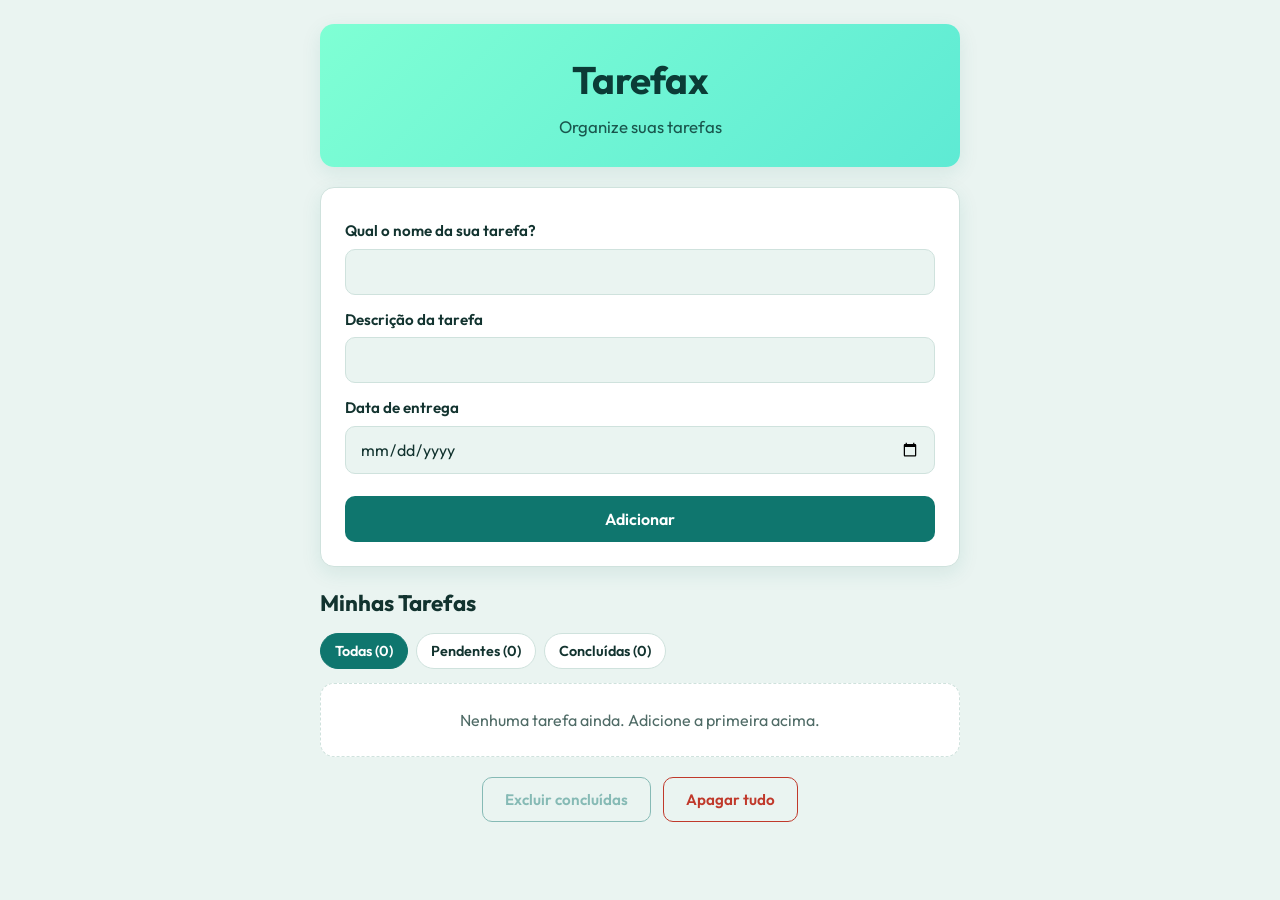
<file: index.html>
<!DOCTYPE html>
<html lang="pt-BR">
<head>
    <meta charset="UTF-8">
    <meta name="viewport" content="width=device-width, initial-scale=1.0">

    <link rel="icon" type="image/svg+xml" href="./assets/icons/favicon.svg">
    <link rel="alternate icon" type="image/png" href="./assets/icons/favicon.png">

    <link rel="preconnect" href="https://fonts.googleapis.com">
    <link rel="preconnect" href="https://fonts.gstatic.com" crossorigin>
    <link href="https://fonts.googleapis.com/css2?family=Outfit:wght@400;600;700&display=swap" rel="stylesheet">
    <link rel="stylesheet" href="./css/style.css">

    <title>Tarefax</title>
</head>

<body>
    <main class="container">
        <header class="cabeçalho">
            <h1>Tarefax</h1>
            <p>Organize suas tarefas</p>
        </header>

        <form id="formTarefas" class="formTarefas">
            <label for="nome">Qual o nome da sua tarefa?</label>
            <input type="text" id="nome" required>

            <label for="descricao">Descrição da tarefa</label>
            <input type="text" id="descricao" required>

            <label for="dataEntrega">Data de entrega</label>
            <input type="date" id="dataEntrega" required>

            <button id="botaoEnviar" type="submit">Adicionar</button>
        </form>

        <section class="listaTarefas">
            <h2>Minhas Tarefas</h2>

            <div id="filtros" class="filtros" role="group" aria-label="Filtrar tarefas">
                <button type="button" class="filtro ativo" data-filtro="todas" aria-pressed="true">Todas</button>
                <button type="button" class="filtro" data-filtro="pendentes" aria-pressed="false">Pendentes</button>
                <button type="button" class="filtro" data-filtro="concluidas" aria-pressed="false">Concluídas</button>
            </div>

            <ul id="listaTarefas"></ul>
        </section>

        <section class="opcoes">
            <button id="botaoExcluirConcluidas" type="button">Excluir concluídas</button>
            <button id="botaoApagar" type="button">Apagar tudo</button>
        </section>
    </main>

    <script type="module" src="./JS/script.js"></script>
</body>
</html>
</file>
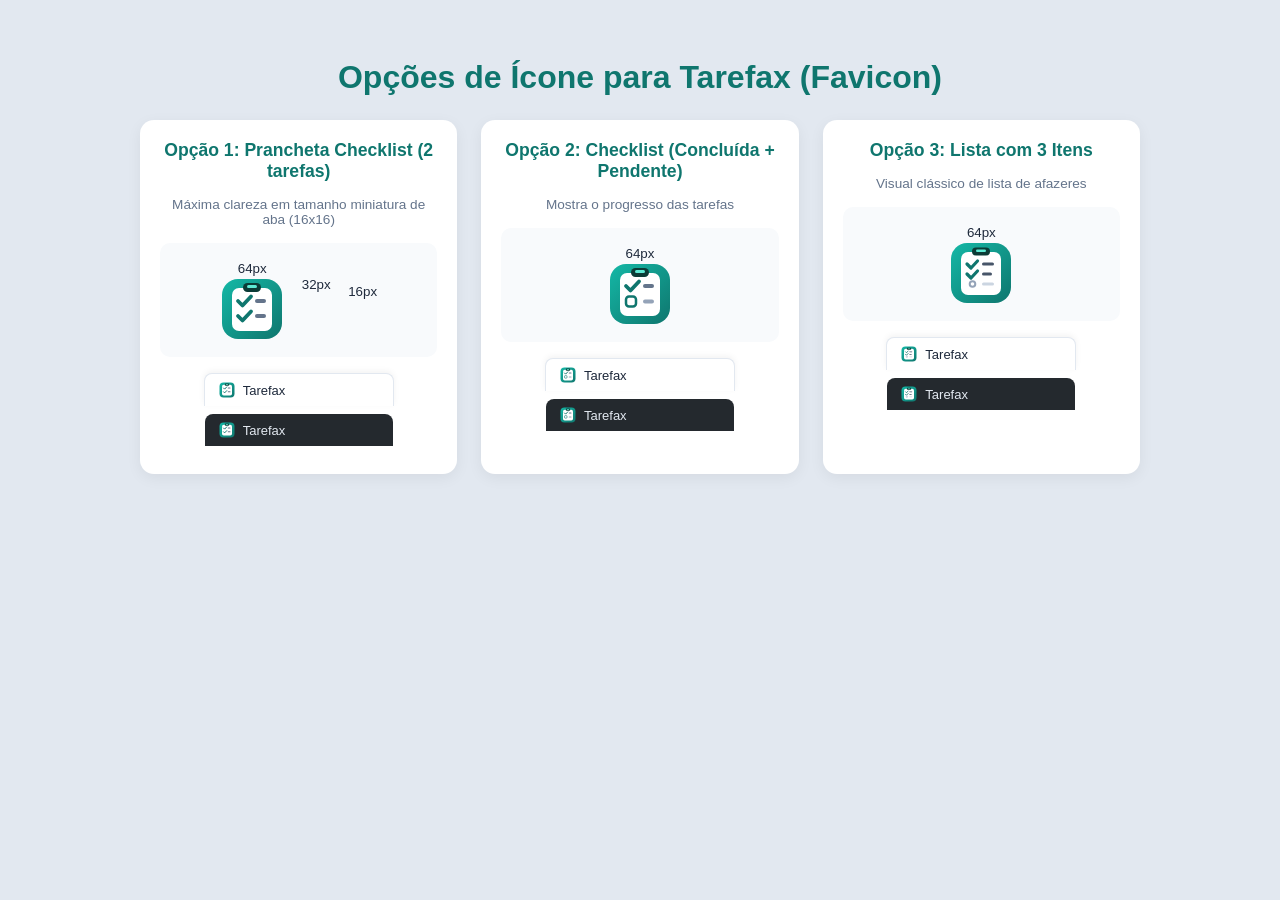
<file: outros/preview.html>
<!DOCTYPE html>
<html lang="pt-BR">
<head>
  <meta charset="UTF-8">
  <title>Preview dos Ícones Tarefax</title>
  <style>
    body {
      font-family: 'Segoe UI', Tahoma, Geneva, Verdana, sans-serif;
      background: #e2e8f0;
      padding: 30px;
      color: #1e293b;
    }
    h1 { text-align: center; margin-bottom: 24px; color: #0f766e; }
    .grid {
      display: grid;
      grid-template-columns: repeat(auto-fit, minmax(280px, 1fr));
      gap: 24px;
      max-width: 1000px;
      margin: 0 auto;
    }
    .card {
      background: #ffffff;
      padding: 20px;
      border-radius: 14px;
      box-shadow: 0 4px 15px rgba(0,0,0,0.06);
      text-align: center;
    }
    .card h2 { font-size: 1.1rem; color: #0f766e; margin-top: 0; }
    .preview-box {
      display: flex;
      justify-content: center;
      align-items: center;
      gap: 16px;
      margin: 16px 0;
      padding: 16px;
      background: #f8fafc;
      border-radius: 10px;
    }
    .tab-sim-light, .tab-sim-dark {
      display: flex;
      align-items: center;
      gap: 8px;
      padding: 8px 14px;
      border-radius: 8px 8px 0 0;
      font-size: 13px;
      font-weight: 500;
      width: 160px;
      margin: 8px auto;
    }
    .tab-sim-light {
      background: #ffffff;
      color: #1e293b;
      box-shadow: 0 -2px 6px rgba(0,0,0,0.05);
      border: 1px solid #e2e8f0;
      border-bottom: none;
    }
    .tab-sim-dark {
      background: #24292e;
      color: #e2e8f0;
    }
    svg { vertical-align: middle; }
  </style>
</head>
<body>
  <h1>Opções de Ícone para Tarefax (Favicon)</h1>
  <div class="grid">
    <!-- Opção 1: Prancheta Checklist 2 tarefas (Super legível a 16px) -->
    <div class="card">
      <h2>Opção 1: Prancheta Checklist (2 tarefas)</h2>
      <p style="font-size: 0.85rem; color: #64748b;">Máxima clareza em tamanho miniatura de aba (16x16)</p>
      <div class="preview-box">
        <div><small>64px</small><br>
          <svg width="64" height="64" viewBox="0 0 64 64" fill="none">
            <defs>
              <linearGradient id="g1_lg" x1="0%" y1="0%" x2="100%" y2="100%">
                <stop offset="0%" stop-color="#14b8a6"/>
                <stop offset="100%" stop-color="#0f766e"/>
              </linearGradient>
            </defs>
            <rect x="2" y="2" width="60" height="60" rx="16" fill="url(#g1_lg)"/>
            <rect x="12" y="11" width="40" height="43" rx="7" fill="#ffffff"/>
            <rect x="23" y="6" width="18" height="9" rx="4.5" fill="#0b3b36"/>
            <rect x="27" y="8" width="10" height="3" rx="1.5" fill="#5eead4"/>
            <!-- Tarefa 1 concluída -->
            <path d="M18 24 L22.5 28.5 L31 19.5" stroke="#0f766e" stroke-width="3.8" stroke-linecap="round" stroke-linejoin="round"/>
            <rect x="35" y="22" width="11" height="4" rx="2" fill="#64748b"/>
            <!-- Tarefa 2 concluída -->
            <path d="M18 39 L22.5 43.5 L31 34.5" stroke="#0f766e" stroke-width="3.8" stroke-linecap="round" stroke-linejoin="round"/>
            <rect x="35" y="37" width="11" height="4" rx="2" fill="#64748b"/>
          </svg>
        </div>
        <div><small>32px</small><br>
          <svg width="32" height="32" viewBox="0 0 64 64" fill="none">
            <use href="#opt1"/>
          </svg>
        </div>
        <div><small>16px</small><br>
          <svg width="16" height="16" viewBox="0 0 64 64" fill="none">
            <use href="#opt1"/>
          </svg>
        </div>
      </div>
      
      <!-- Simulação de aba clara -->
      <div class="tab-sim-light">
        <svg width="16" height="16" viewBox="0 0 64 64" fill="none">
          <rect x="2" y="2" width="60" height="60" rx="16" fill="url(#g1_lg)"/>
          <rect x="12" y="11" width="40" height="43" rx="7" fill="#ffffff"/>
          <rect x="23" y="6" width="18" height="9" rx="4.5" fill="#0b3b36"/>
          <rect x="27" y="8" width="10" height="3" rx="1.5" fill="#5eead4"/>
          <path d="M18 24 L22.5 28.5 L31 19.5" stroke="#0f766e" stroke-width="3.8" stroke-linecap="round" stroke-linejoin="round"/>
          <rect x="35" y="22" width="11" height="4" rx="2" fill="#64748b"/>
          <path d="M18 39 L22.5 43.5 L31 34.5" stroke="#0f766e" stroke-width="3.8" stroke-linecap="round" stroke-linejoin="round"/>
          <rect x="35" y="37" width="11" height="4" rx="2" fill="#64748b"/>
        </svg>
        <span>Tarefax</span>
      </div>

      <!-- Simulação de aba escura -->
      <div class="tab-sim-dark">
        <svg width="16" height="16" viewBox="0 0 64 64" fill="none">
          <rect x="2" y="2" width="60" height="60" rx="16" fill="url(#g1_lg)"/>
          <rect x="12" y="11" width="40" height="43" rx="7" fill="#ffffff"/>
          <rect x="23" y="6" width="18" height="9" rx="4.5" fill="#0b3b36"/>
          <rect x="27" y="8" width="10" height="3" rx="1.5" fill="#5eead4"/>
          <path d="M18 24 L22.5 28.5 L31 19.5" stroke="#0f766e" stroke-width="3.8" stroke-linecap="round" stroke-linejoin="round"/>
          <rect x="35" y="22" width="11" height="4" rx="2" fill="#64748b"/>
          <path d="M18 39 L22.5 43.5 L31 34.5" stroke="#0f766e" stroke-width="3.8" stroke-linecap="round" stroke-linejoin="round"/>
          <rect x="35" y="37" width="11" height="4" rx="2" fill="#64748b"/>
        </svg>
        <span>Tarefax</span>
      </div>
    </div>

    <!-- Opção 2: Prancheta com 1 Concluída + 1 Pendente -->
    <div class="card">
      <h2>Opção 2: Checklist (Concluída + Pendente)</h2>
      <p style="font-size: 0.85rem; color: #64748b;">Mostra o progresso das tarefas</p>
      <div class="preview-box">
        <div><small>64px</small><br>
          <svg width="64" height="64" viewBox="0 0 64 64" fill="none">
            <defs>
              <linearGradient id="g2_lg" x1="0%" y1="0%" x2="100%" y2="100%">
                <stop offset="0%" stop-color="#14b8a6"/>
                <stop offset="100%" stop-color="#0f766e"/>
              </linearGradient>
            </defs>
            <rect x="2" y="2" width="60" height="60" rx="16" fill="url(#g2_lg)"/>
            <rect x="12" y="11" width="40" height="43" rx="7" fill="#ffffff"/>
            <rect x="23" y="6" width="18" height="9" rx="4.5" fill="#0b3b36"/>
            <rect x="27" y="8" width="10" height="3" rx="1.5" fill="#5eead4"/>
            <!-- Tarefa 1 concluída -->
            <path d="M18 24 L22.5 28.5 L31 19.5" stroke="#0f766e" stroke-width="3.8" stroke-linecap="round" stroke-linejoin="round"/>
            <rect x="35" y="22" width="11" height="4" rx="2" fill="#64748b"/>
            <!-- Tarefa 2 pendente (checkbox) -->
            <rect x="18" y="34.5" width="10" height="10" rx="3" stroke="#0f766e" stroke-width="2.5" fill="none"/>
            <rect x="35" y="37.5" width="11" height="4" rx="2" fill="#94a3b8"/>
          </svg>
        </div>
      </div>
      
      <div class="tab-sim-light">
        <svg width="16" height="16" viewBox="0 0 64 64" fill="none">
          <rect x="2" y="2" width="60" height="60" rx="16" fill="url(#g2_lg)"/>
          <rect x="12" y="11" width="40" height="43" rx="7" fill="#ffffff"/>
          <rect x="23" y="6" width="18" height="9" rx="4.5" fill="#0b3b36"/>
          <rect x="27" y="8" width="10" height="3" rx="1.5" fill="#5eead4"/>
          <path d="M18 24 L22.5 28.5 L31 19.5" stroke="#0f766e" stroke-width="3.8" stroke-linecap="round" stroke-linejoin="round"/>
          <rect x="35" y="22" width="11" height="4" rx="2" fill="#64748b"/>
          <rect x="18" y="34.5" width="10" height="10" rx="3" stroke="#0f766e" stroke-width="2.5" fill="none"/>
          <rect x="35" y="37.5" width="11" height="4" rx="2" fill="#94a3b8"/>
        </svg>
        <span>Tarefax</span>
      </div>

      <div class="tab-sim-dark">
        <svg width="16" height="16" viewBox="0 0 64 64" fill="none">
          <rect x="2" y="2" width="60" height="60" rx="16" fill="url(#g2_lg)"/>
          <rect x="12" y="11" width="40" height="43" rx="7" fill="#ffffff"/>
          <rect x="23" y="6" width="18" height="9" rx="4.5" fill="#0b3b36"/>
          <rect x="27" y="8" width="10" height="3" rx="1.5" fill="#5eead4"/>
          <path d="M18 24 L22.5 28.5 L31 19.5" stroke="#0f766e" stroke-width="3.8" stroke-linecap="round" stroke-linejoin="round"/>
          <rect x="35" y="22" width="11" height="4" rx="2" fill="#64748b"/>
          <rect x="18" y="34.5" width="10" height="10" rx="3" stroke="#0f766e" stroke-width="2.5" fill="none"/>
          <rect x="35" y="37.5" width="11" height="4" rx="2" fill="#94a3b8"/>
        </svg>
        <span>Tarefax</span>
      </div>
    </div>

    <!-- Opção 3: Prancheta Checklist 3 tarefas -->
    <div class="card">
      <h2>Opção 3: Lista com 3 Itens</h2>
      <p style="font-size: 0.85rem; color: #64748b;">Visual clássico de lista de afazeres</p>
      <div class="preview-box">
        <div><small>64px</small><br>
          <svg width="64" height="64" viewBox="0 0 64 64" fill="none">
            <defs>
              <linearGradient id="g3_lg" x1="0%" y1="0%" x2="100%" y2="100%">
                <stop offset="0%" stop-color="#14b8a6"/>
                <stop offset="100%" stop-color="#0f766e"/>
              </linearGradient>
            </defs>
            <rect x="2" y="2" width="60" height="60" rx="16" fill="url(#g3_lg)"/>
            <rect x="12" y="11" width="40" height="43" rx="7" fill="#ffffff"/>
            <rect x="23" y="6.5" width="18" height="8" rx="4" fill="#0b3b36"/>
            <rect x="27" y="8.5" width="10" height="2.5" rx="1.25" fill="#5eead4"/>
            <!-- Item 1 -->
            <path d="M18 23 L22 27 L28.5 20" stroke="#0f766e" stroke-width="3.2" stroke-linecap="round" stroke-linejoin="round"/>
            <rect x="33" y="21.5" width="12" height="3" rx="1.5" fill="#475569"/>
            <!-- Item 2 -->
            <path d="M18 33 L22 37 L28.5 30" stroke="#0f766e" stroke-width="3.2" stroke-linecap="round" stroke-linejoin="round"/>
            <rect x="33" y="31.5" width="10" height="3" rx="1.5" fill="#475569"/>
            <!-- Item 3 -->
            <circle cx="23.5" cy="43" r="2.8" stroke="#94a3b8" stroke-width="2" fill="none"/>
            <rect x="33" y="41.5" width="12" height="3" rx="1.5" fill="#cbd5e1"/>
          </svg>
        </div>
      </div>
      
      <div class="tab-sim-light">
        <svg width="16" height="16" viewBox="0 0 64 64" fill="none">
          <rect x="2" y="2" width="60" height="60" rx="16" fill="url(#g3_lg)"/>
          <rect x="12" y="11" width="40" height="43" rx="7" fill="#ffffff"/>
          <rect x="23" y="6.5" width="18" height="8" rx="4" fill="#0b3b36"/>
          <rect x="27" y="8.5" width="10" height="2.5" rx="1.25" fill="#5eead4"/>
          <path d="M18 23 L22 27 L28.5 20" stroke="#0f766e" stroke-width="3.2" stroke-linecap="round" stroke-linejoin="round"/>
          <rect x="33" y="21.5" width="12" height="3" rx="1.5" fill="#475569"/>
          <path d="M18 33 L22 37 L28.5 30" stroke="#0f766e" stroke-width="3.2" stroke-linecap="round" stroke-linejoin="round"/>
          <rect x="33" y="31.5" width="10" height="3" rx="1.5" fill="#475569"/>
          <circle cx="23.5" cy="43" r="2.8" stroke="#94a3b8" stroke-width="2" fill="none"/>
          <rect x="33" y="41.5" width="12" height="3" rx="1.5" fill="#cbd5e1"/>
        </svg>
        <span>Tarefax</span>
      </div>

      <div class="tab-sim-dark">
        <svg width="16" height="16" viewBox="0 0 64 64" fill="none">
          <rect x="2" y="2" width="60" height="60" rx="16" fill="url(#g3_lg)"/>
          <rect x="12" y="11" width="40" height="43" rx="7" fill="#ffffff"/>
          <rect x="23" y="6.5" width="18" height="8" rx="4" fill="#0b3b36"/>
          <rect x="27" y="8.5" width="10" height="2.5" rx="1.25" fill="#5eead4"/>
          <path d="M18 23 L22 27 L28.5 20" stroke="#0f766e" stroke-width="3.2" stroke-linecap="round" stroke-linejoin="round"/>
          <rect x="33" y="21.5" width="12" height="3" rx="1.5" fill="#475569"/>
          <path d="M18 33 L22 37 L28.5 30" stroke="#0f766e" stroke-width="3.2" stroke-linecap="round" stroke-linejoin="round"/>
          <rect x="33" y="31.5" width="10" height="3" rx="1.5" fill="#475569"/>
          <circle cx="23.5" cy="43" r="2.8" stroke="#94a3b8" stroke-width="2" fill="none"/>
          <rect x="33" y="41.5" width="12" height="3" rx="1.5" fill="#cbd5e1"/>
        </svg>
        <span>Tarefax</span>
      </div>
    </div>
  </div>
</body>
</html>
</file>
<file: css/style.css>
:root {
    --fundo: #eaf4f1;
    --superficie: #ffffff;
    --texto: #12332f;
    --texto-suave: #4f6b66;
    --borda: #cfe2dd;
    --primaria: #0f766e;
    --primaria-hover: #0b5a54;
    --destaque: #7fffd4;
    --perigo: #c0392b;
    --perigo-hover: #962d22;
    --sombra: 0 6px 20px rgba(15, 118, 110, 0.10);
    --raio: 14px;
    --fonte: 'Outfit', 'Franklin Gothic Medium', 'Arial Narrow', Arial, sans-serif;
}

@media (prefers-color-scheme: dark) {
    :root {
        --fundo: #0d1f1d;
        --superficie: #152a27;
        --texto: #e4f3f0;
        --texto-suave: #9bb8b3;
        --borda: #254541;
        --primaria: #2dd4bf;
        --primaria-hover: #5eead4;
        --perigo: #ef6b5b;
        --perigo-hover: #f58b7e;
        --sombra: 0 6px 20px rgba(0, 0, 0, 0.35);
    }
}

*,
*::before,
*::after {
    box-sizing: border-box;
}

body {
    margin: 0;
    padding: 24px 16px 48px;
    font-family: var(--fonte);
    font-size: 16px;
    line-height: 1.5;
    color: var(--texto);
    background-color: var(--fundo);
    display: flex;
    flex-direction: column;
    align-items: center;
}

.container {
    width: 100%;
    max-width: 640px;
    display: flex;
    flex-direction: column;
    gap: 20px;
}

/* ---------- Cabeçalho ---------- */
.cabeçalho {
    padding: 28px 24px;
    text-align: center;
    color: #0b3b36;
    background: linear-gradient(135deg, var(--destaque), #5eead4);
    border-radius: var(--raio);
    box-shadow: var(--sombra);
}

.cabeçalho h1 {
    margin: 0;
    font-size: 2.4rem;
    font-weight: 700;
    letter-spacing: -0.02em;
}

.cabeçalho p {
    margin: 4px 0 0;
    font-size: 1.05rem;
    opacity: 0.85;
}

/* ---------- Formulário ---------- */
.formTarefas {
    display: flex;
    flex-direction: column;
    gap: 6px;
    padding: 24px;
    background-color: var(--superficie);
    border: 1px solid var(--borda);
    border-radius: var(--raio);
    box-shadow: var(--sombra);
}

.formTarefas label {
    margin-top: 8px;
    font-size: 0.95rem;
    font-weight: 600;
}

.formTarefas input {
    width: 100%;
    padding: 12px 14px;
    font-family: inherit;
    font-size: 1rem;
    color: var(--texto);
    background-color: var(--fundo);
    border: 1.5px solid var(--borda);
    border-radius: 10px;
    transition: border-color 0.15s, box-shadow 0.15s;
}

.formTarefas input:focus {
    outline: none;
    border-color: var(--primaria);
    box-shadow: 0 0 0 3px rgba(45, 212, 191, 0.35);
}

#botaoEnviar {
    margin-top: 16px;
    padding: 13px 20px;
    font-family: inherit;
    font-size: 1rem;
    font-weight: 600;
    color: #ffffff;
    background-color: var(--primaria);
    border: none;
    border-radius: 10px;
    cursor: pointer;
    transition: background-color 0.15s, transform 0.1s;
}

#botaoEnviar:hover {
    background-color: var(--primaria-hover);
}

#botaoEnviar:active {
    transform: scale(0.98);
}

@media (prefers-color-scheme: dark) {
    #botaoEnviar {
        color: #062a26;
    }
}

/* ---------- Lista de tarefas ---------- */
.listaTarefas h2 {
    margin: 0 0 12px;
    font-size: 1.4rem;
    font-weight: 700;
}

/* Filtros */
.filtros {
    display: flex;
    flex-wrap: wrap;
    gap: 8px;
    margin-bottom: 14px;
}

.filtro {
    padding: 8px 14px;
    font-family: inherit;
    font-size: 0.9rem;
    font-weight: 600;
    color: var(--texto);
    background-color: var(--superficie);
    border: 1.5px solid var(--borda);
    border-radius: 999px;
    cursor: pointer;
    transition: background-color 0.15s, border-color 0.15s, color 0.15s;
}

.filtro:hover {
    border-color: var(--primaria);
}

.filtro.ativo {
    color: #ffffff;
    background-color: var(--primaria);
    border-color: var(--primaria);
}

@media (prefers-color-scheme: dark) {
    .filtro.ativo {
        color: #062a26;
    }
}

/* Itens */
#listaTarefas {
    list-style: none;
    margin: 0;
    padding: 0;
    display: flex;
    flex-direction: column;
    gap: 10px;
}

#listaTarefas .vazio {
    padding: 24px;
    text-align: center;
    color: var(--texto-suave);
    background-color: var(--superficie);
    border: 1.5px dashed var(--borda);
    border-radius: var(--raio);
}

#listaTarefas .tarefa {
    display: flex;
    align-items: flex-start;
    gap: 14px;
    padding: 16px 18px;
    background-color: var(--superficie);
    border: 1px solid var(--borda);
    border-left: 5px solid var(--primaria);
    border-radius: 12px;
    box-shadow: var(--sombra);
    word-break: break-word;
    transition: opacity 0.15s;
}

.tarefa-check {
    flex-shrink: 0;
    width: 22px;
    height: 22px;
    margin: 2px 0 0;
    accent-color: var(--primaria);
    cursor: pointer;
}

.tarefa-check:focus-visible {
    outline: 3px solid var(--primaria);
    outline-offset: 2px;
}

.tarefa-conteudo {
    flex: 1;
    min-width: 0;
}

.tarefa-titulo {
    margin: 0 0 4px;
    font-size: 1.1rem;
    font-weight: 600;
}

.tarefa-descricao,
.tarefa-data {
    margin: 0;
    color: var(--texto-suave);
}

.tarefa-data {
    margin-top: 6px;
    font-size: 0.9rem;
    font-weight: 600;
}

/* Tarefa concluída */
#listaTarefas .tarefa--concluida {
    border-left-color: var(--texto-suave);
    opacity: 0.7;
}

.tarefa--concluida .tarefa-titulo,
.tarefa--concluida .tarefa-descricao {
    text-decoration: line-through;
}

/* ---------- Opções ---------- */
.opcoes {
    display: flex;
    flex-wrap: wrap;
    justify-content: center;
    gap: 12px;
}

#botaoExcluirConcluidas,
#botaoApagar {
    padding: 12px 22px;
    font-family: inherit;
    font-size: 0.95rem;
    font-weight: 600;
    background-color: transparent;
    border-radius: 10px;
    cursor: pointer;
    transition: background-color 0.15s, color 0.15s, opacity 0.15s;
}

#botaoExcluirConcluidas {
    color: var(--primaria);
    border: 1.5px solid var(--primaria);
}

#botaoExcluirConcluidas:hover:not(:disabled) {
    color: #ffffff;
    background-color: var(--primaria);
}

#botaoExcluirConcluidas:disabled {
    opacity: 0.45;
    cursor: not-allowed;
}

#botaoApagar {
    color: var(--perigo);
    border: 1.5px solid var(--perigo);
}

#botaoApagar:hover {
    color: #ffffff;
    background-color: var(--perigo);
}

@media (prefers-color-scheme: dark) {
    #botaoExcluirConcluidas:hover:not(:disabled),
    #botaoApagar:hover {
        color: #062a26;
    }
}

.filtro:focus-visible,
#botaoExcluirConcluidas:focus-visible,
#botaoApagar:focus-visible,
#botaoEnviar:focus-visible {
    outline: 3px solid var(--primaria);
    outline-offset: 2px;
}

@media (prefers-reduced-motion: reduce) {
    * {
        transition: none !important;
    }
}
</file>
